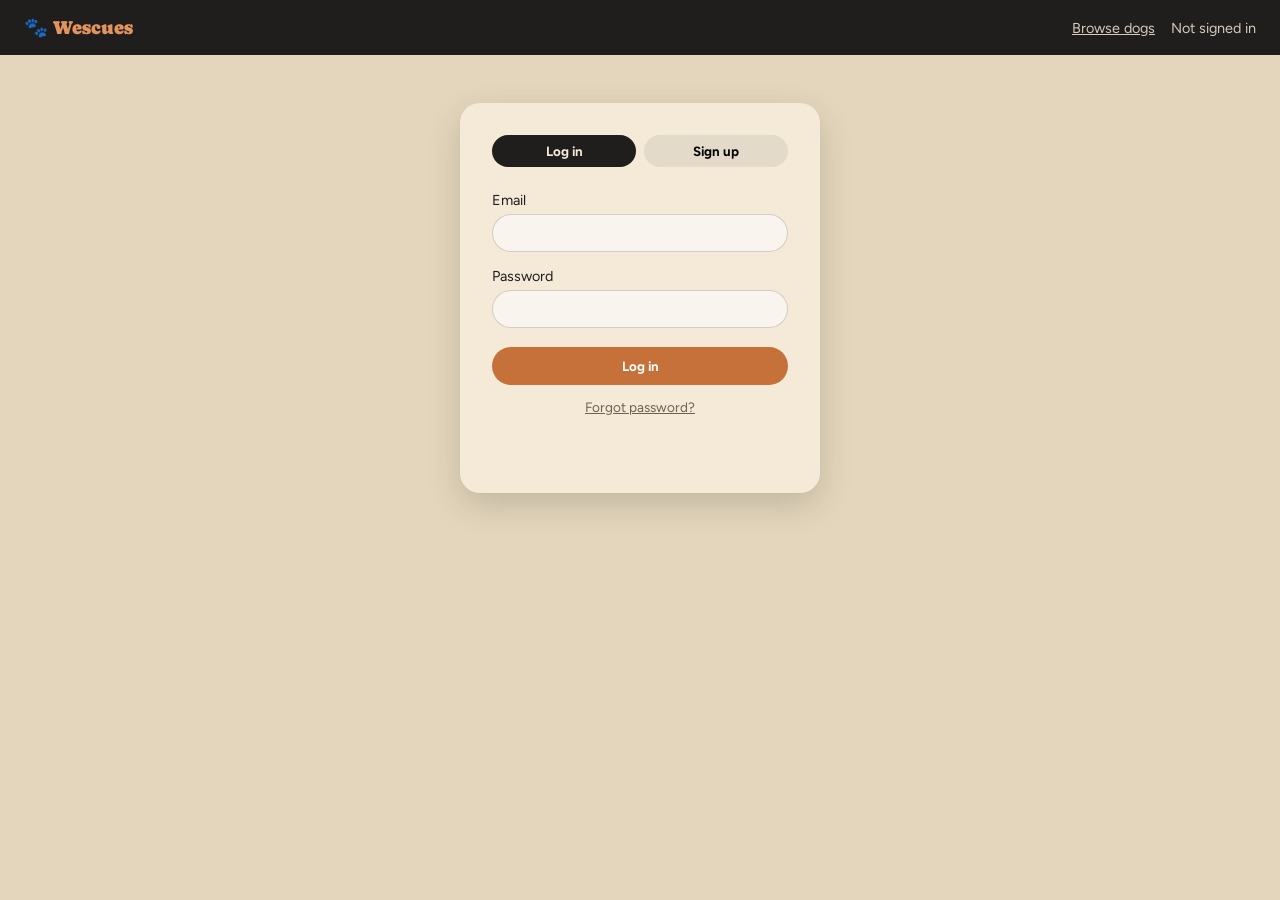
<file: index.html>
<!DOCTYPE html>
<html lang="en">
<head>
<meta charset="UTF-8">
<meta name="viewport" content="width=device-width, initial-scale=1.0">
<title>Wescues</title>
<link rel="stylesheet" href="style.css">
<script type="importmap">
{
  "imports": {
    "@supabase/supabase-js": "https://esm.sh/@supabase/supabase-js@2"
  }
}
</script>
</head>
<body>

  <header class="topbar">
    <div class="brand">🐾 Wescues</div>
    <nav style="display: flex; align-items: center; gap: 1rem;">
      <a href="browse.html" class="session-status" style="color: inherit; text-decoration: underline;">Browse dogs</a>
      <a href="shelter-dashboard.html" id="shelterLink" class="session-status hidden" style="color: inherit; text-decoration: underline;">My dogs</a>
      <a href="account.html" id="accountLink" class="session-status hidden" style="color: inherit; text-decoration: underline;">Account</a>
      <a href="admin.html" id="adminLink" class="session-status hidden" style="color: inherit; text-decoration: underline;">Moderation</a>
      <div id="sessionStatus" class="session-status">Not signed in</div>
    </nav>
  </header>

  <main class="auth-main">
    <section class="card" id="authCard">
      <div class="tabs">
        <button class="tab-btn active" data-tab="login">Log in</button>
        <button class="tab-btn" data-tab="signup">Sign up</button>
      </div>

      <form id="loginForm" class="auth-form">
        <label>Email <input type="email" name="email" required></label>
        <label>Password <input type="password" name="password" required></label>
        <button type="submit" class="primary-btn">Log in</button>
        <button type="button" id="forgotPasswordBtn" class="link-btn">Forgot password?</button>
      </form>

      <form id="signupForm" class="auth-form hidden">
        <label>Full name <input type="text" name="full_name"></label>
        <label>Email <input type="email" name="email" required></label>
        <label>Password <input type="password" name="password" required minlength="6"></label>
        <button type="submit" class="primary-btn">Sign up</button>
      </form>

      <p id="authMessage" class="auth-message"></p>
    </section>

    <section class="card hidden" id="profileCard">
      <h2>Signed in</h2>
      <dl id="profileDetails" class="profile-details"></dl>
      <button id="logoutBtn" class="secondary-btn">Log out</button>
    </section>
  </main>

  <script type="module" src="app.js"></script>
</body>
</html>
</file>
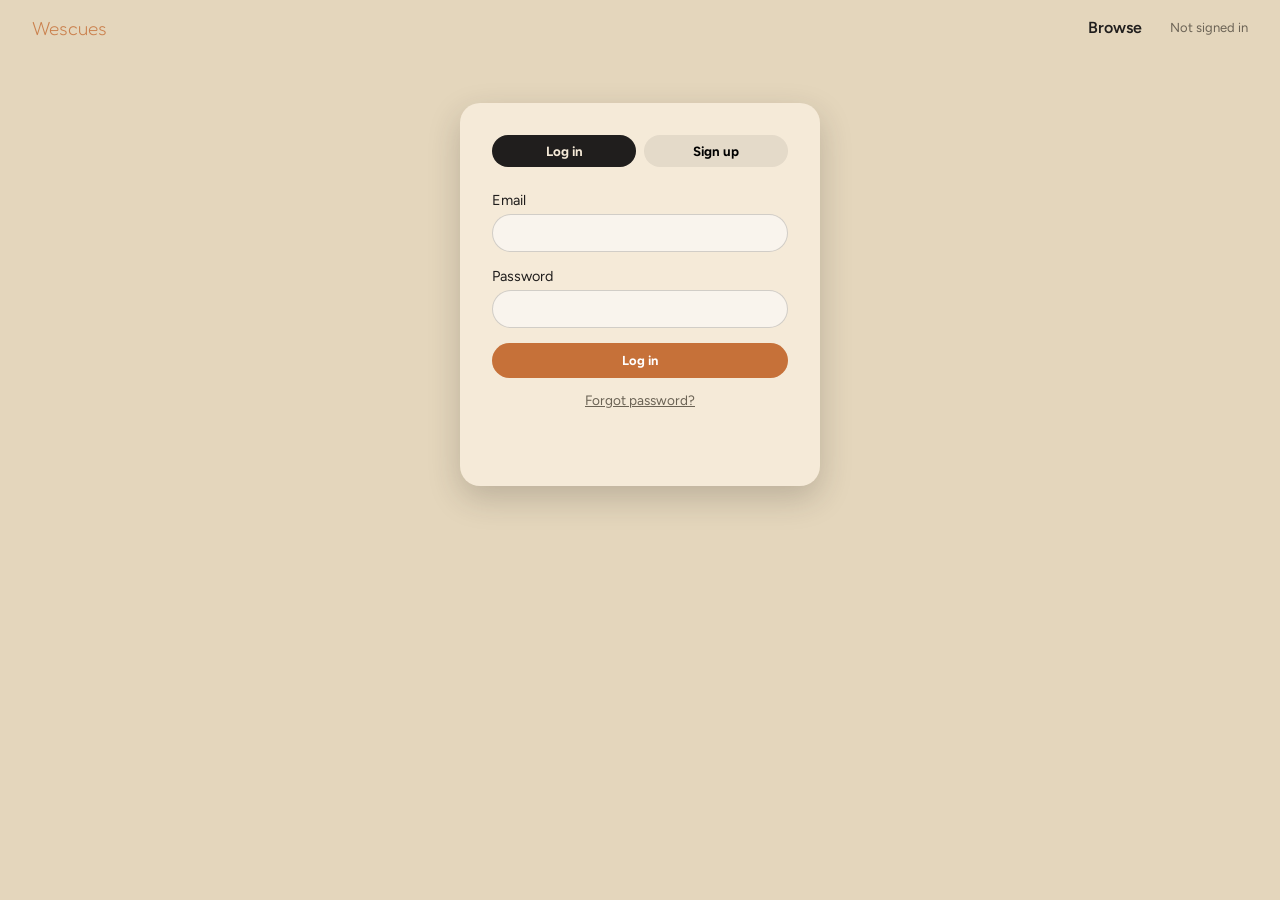
<file: frontend/index.html>
<!DOCTYPE html>
<html lang="en">
<head>
<meta charset="UTF-8">
<meta name="viewport" content="width=device-width, initial-scale=1.0">
<title>Wescues</title>
<link rel="stylesheet" href="style.css">
<script type="importmap">
{
  "imports": {
    "@supabase/supabase-js": "https://esm.sh/@supabase/supabase-js@2"
  }
}
</script>
</head>
<body>

  <header class="topbar">
    <div class="brand">Wescues</div>
    <nav class="navbar-links">
      <a href="browse.html">Browse</a>
      <a href="shelter-dashboard.html" id="shelterLink" class="hidden">My dogs</a>
      <a href="account.html" id="accountLink" class="hidden">Account</a>
      <a href="admin.html" id="adminLink" class="hidden">Moderation</a>
      <span id="sessionStatus" class="session-status" style="font-weight: 400; color: #6b6355;">Not signed in</span>
    </nav>
  </header>

  <main class="auth-main">
    <section class="card" id="authCard">
      <div class="tabs">
        <button class="tab-btn active" data-tab="login">Log in</button>
        <button class="tab-btn" data-tab="signup">Sign up</button>
      </div>

      <form id="loginForm" class="auth-form">
        <label>Email <input type="email" name="email" required></label>
        <label>Password <input type="password" name="password" required></label>
        <button type="submit" class="primary-btn">Log in</button>
        <button type="button" id="forgotPasswordBtn" class="link-btn">Forgot password?</button>
      </form>

      <form id="signupForm" class="auth-form hidden">
        <label>Full name <input type="text" name="full_name" required></label>
        <label>Email <input type="email" name="email" required></label>
        <label>Password <input type="password" name="password" required minlength="6"></label>
        <button type="submit" class="primary-btn">Sign up</button>
      </form>

      <p id="authMessage" class="auth-message"></p>
    </section>

    <section class="card hidden" id="profileCard">
      <h2>Signed in</h2>
      <dl id="profileDetails" class="profile-details"></dl>
      <button id="logoutBtn" class="secondary-btn">Log out</button>
    </section>
  </main>

  <script type="module" src="app.js"></script>
</body>
</html>
</file>
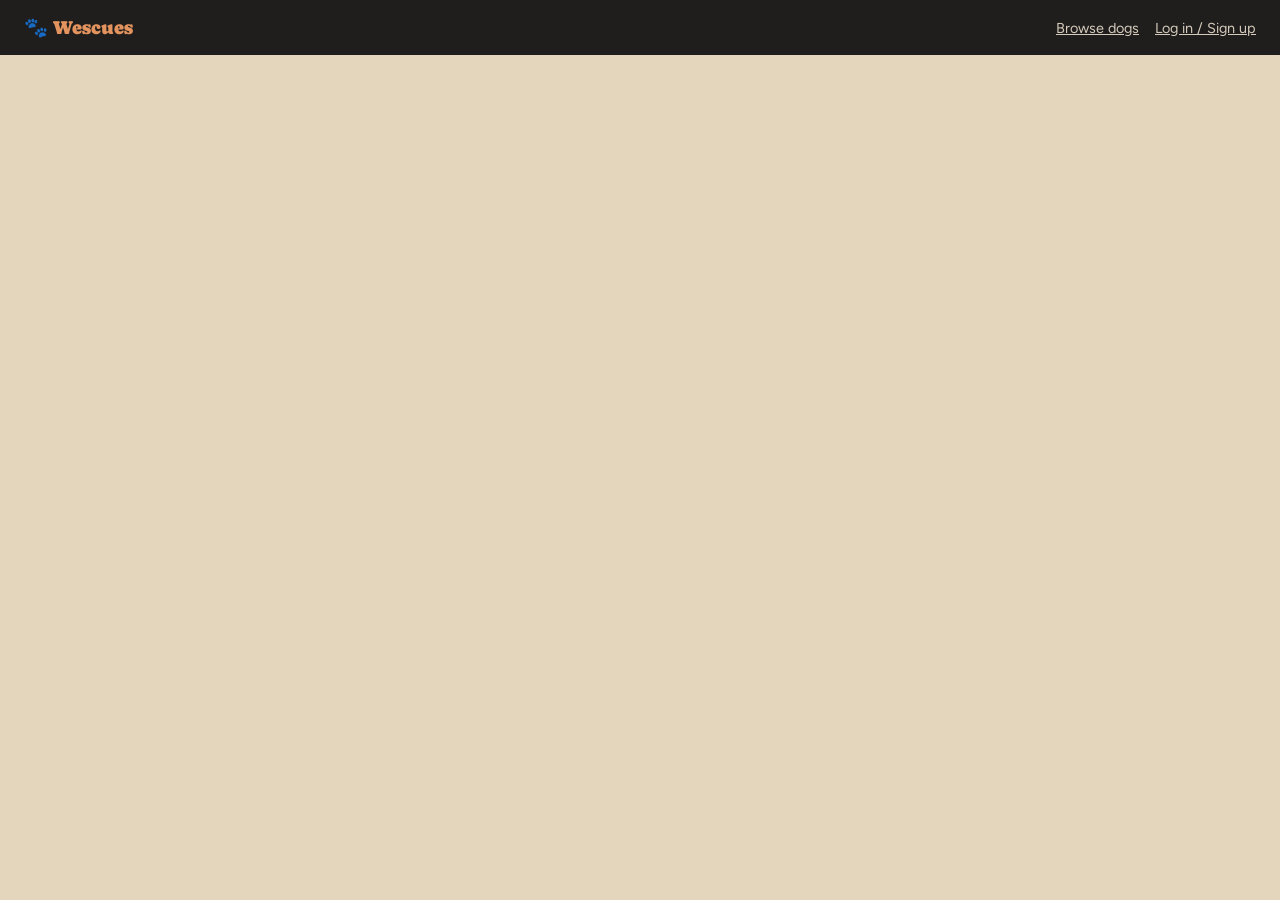
<file: account.html>
<!DOCTYPE html>
<html lang="en">
<head>
<meta charset="UTF-8">
<meta name="viewport" content="width=device-width, initial-scale=1.0">
<title>Wescues — Account</title>
<link rel="stylesheet" href="style.css">
<script type="importmap">
{
  "imports": {
    "@supabase/supabase-js": "https://esm.sh/@supabase/supabase-js@2"
  }
}
</script>
</head>
<body>

  <header class="topbar">
    <div class="brand">🐾 Wescues</div>
    <nav style="display: flex; align-items: center; gap: 1rem;">
      <a href="browse.html" class="session-status" style="color: inherit; text-decoration: underline;">Browse dogs</a>
      <a href="shelter-dashboard.html" id="navShelterLink" class="session-status hidden" style="color: inherit; text-decoration: underline;">My dogs</a>
      <a href="admin.html" id="navAdminLink" class="session-status hidden" style="color: inherit; text-decoration: underline;">Moderation</a>
      <a href="index.html" id="navLoginLink" class="session-status" style="color: inherit; text-decoration: underline;">Log in / Sign up</a>
      <span id="navEmail" class="session-status hidden"></span>
      <button id="navLogoutBtn" class="link-btn hidden" type="button" style="color: inherit;">Log out</button>
    </nav>
  </header>

  <main class="page-main">
    <p id="statusMessage"></p>

    <div id="accountContent" class="hidden">
      <h3 id="greeting" style="font-size: 1.5rem; margin-bottom: 0.2rem;"></h3>
      <div id="summaryLine" style="font-size: 0.85rem; color: rgba(32,30,29,.6); margin-bottom: 1.5rem;"></div>

      <div class="section-title">Your applications</div>
      <div id="applicationsList" style="display: flex; flex-direction: column; gap: 0.6rem; margin-bottom: 2rem;"></div>

      <div class="section-title">Saved dogs</div>
      <div id="savedGrid" class="dog-grid"></div>
    </div>
  </main>

  <script type="module" src="account.js"></script>
</body>
</html>
</file>
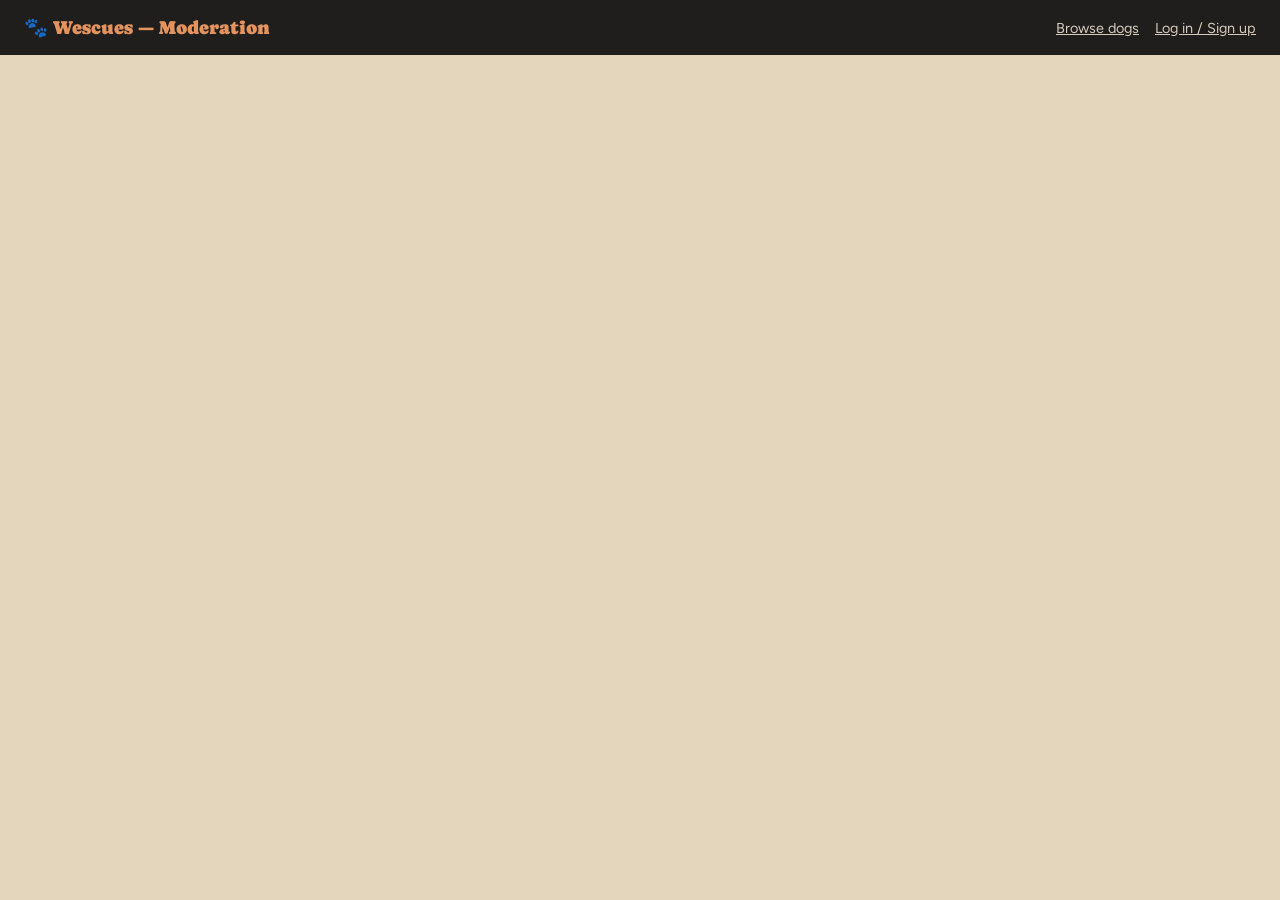
<file: admin.html>
<!DOCTYPE html>
<html lang="en">
<head>
<meta charset="UTF-8">
<meta name="viewport" content="width=device-width, initial-scale=1.0">
<title>Wescues — Moderation</title>
<link rel="stylesheet" href="style.css">
<script type="importmap">
{
  "imports": {
    "@supabase/supabase-js": "https://esm.sh/@supabase/supabase-js@2"
  }
}
</script>
</head>
<body>

  <header class="topbar">
    <div class="brand">🐾 Wescues — Moderation</div>
    <nav style="display: flex; align-items: center; gap: 1rem;">
      <a href="browse.html" class="session-status" style="color: inherit; text-decoration: underline;">Browse dogs</a>
      <a href="index.html" id="navLoginLink" class="session-status" style="color: inherit; text-decoration: underline;">Log in / Sign up</a>
      <span id="navEmail" class="session-status hidden"></span>
      <button id="navLogoutBtn" class="link-btn hidden" type="button" style="color: inherit;">Log out</button>
    </nav>
  </header>

  <main class="browse-main">
    <p id="statusMessage"></p>

    <div id="flagsSection" class="hidden">
      <div class="filters">
        <select id="statusFilter">
          <option value="pending" selected>Pending</option>
          <option value="confirmed_duplicate">Confirmed duplicates</option>
          <option value="dismissed">Dismissed</option>
          <option value="">All</option>
        </select>
      </div>

      <div class="queue-header">
        <span>Queue: <strong id="queueCount">0 pending</strong></span>
        <div class="queue-nav">
          <button id="prevFlagBtn" class="secondary-btn" style="padding: 0.4rem 0.9rem;">← Prev</button>
          <button id="nextFlagBtn" class="secondary-btn" style="padding: 0.4rem 0.9rem;">Next →</button>
        </div>
      </div>

      <div id="flagList" class="flag-list"></div>
    </div>
  </main>

  <script type="module" src="admin.js"></script>
</body>
</html>
</file>
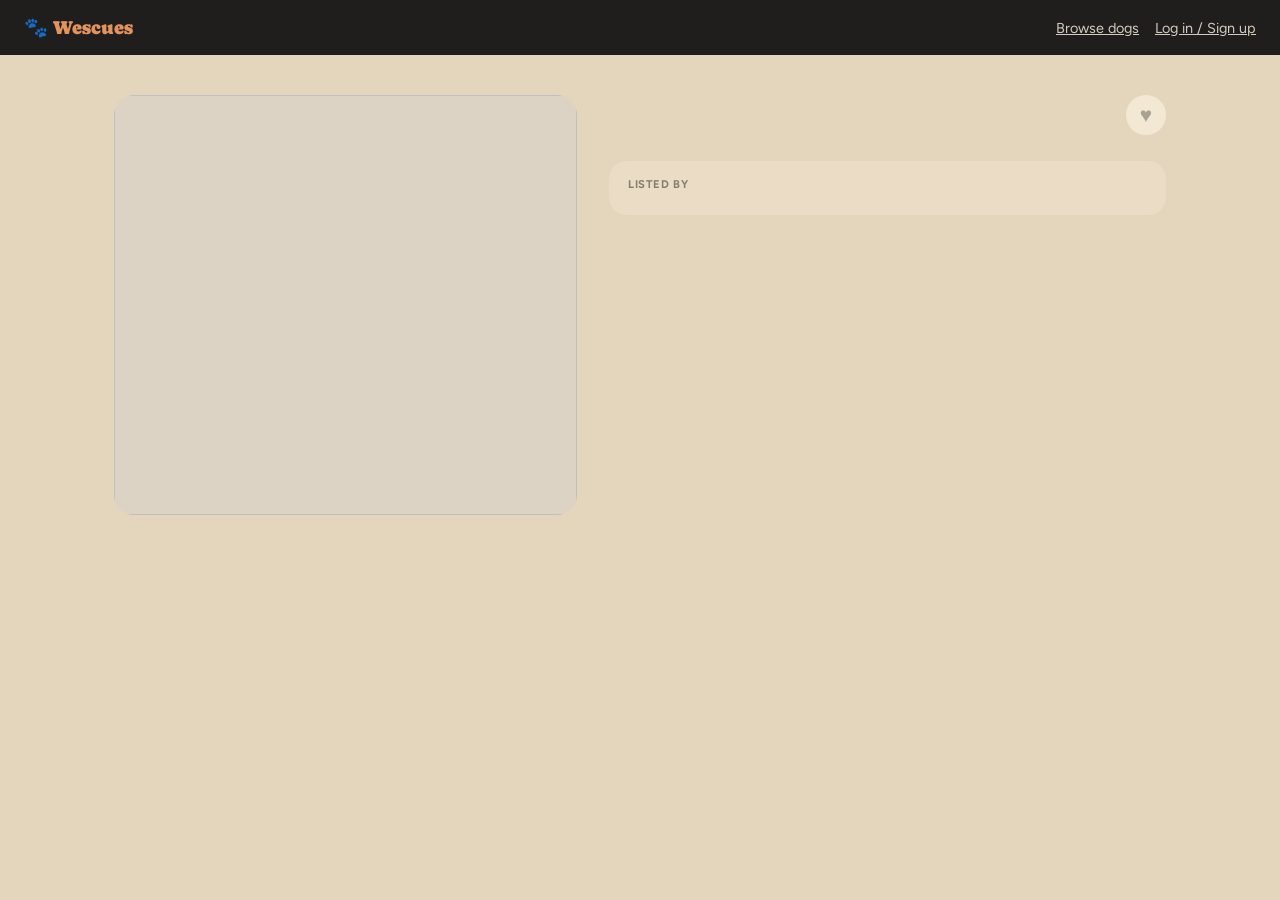
<file: dog-detail.html>
<!DOCTYPE html>
<html lang="en">
<head>
<meta charset="UTF-8">
<meta name="viewport" content="width=device-width, initial-scale=1.0">
<title>Wescues — Dog</title>
<link rel="stylesheet" href="style.css">
<script type="importmap">
{
  "imports": {
    "@supabase/supabase-js": "https://esm.sh/@supabase/supabase-js@2"
  }
}
</script>
</head>
<body>

  <header class="topbar">
    <div class="brand">🐾 Wescues</div>
    <nav style="display: flex; align-items: center; gap: 1rem;">
      <a href="browse.html" class="session-status" style="color: inherit; text-decoration: underline;">Browse dogs</a>
      <a href="shelter-dashboard.html" id="navShelterLink" class="session-status hidden" style="color: inherit; text-decoration: underline;">My dogs</a>
      <a href="account.html" id="navAccountLink" class="session-status hidden" style="color: inherit; text-decoration: underline;">Account</a>
      <a href="admin.html" id="navAdminLink" class="session-status hidden" style="color: inherit; text-decoration: underline;">Moderation</a>
      <a href="index.html" id="navLoginLink" class="session-status" style="color: inherit; text-decoration: underline;">Log in / Sign up</a>
      <span id="navEmail" class="session-status hidden"></span>
      <button id="navLogoutBtn" class="link-btn hidden" type="button" style="color: inherit;">Log out</button>
    </nav>
  </header>

  <main class="page-main" id="detailMain">
    <p id="statusMessage"></p>

    <div id="detailContent" class="hidden" style="display: flex; gap: 2rem;">
      <div style="width: 44%; flex: none; display: flex; flex-direction: column; gap: 0.6rem;">
        <img id="mainPhoto" style="width: 100%; height: 420px; object-fit: cover; border-radius: 20px; background: #dcd3c4;" alt="">
        <div id="thumbRow" style="display: flex; gap: 0.5rem;"></div>
      </div>

      <div style="flex: 1;">
        <div style="display: flex; justify-content: space-between; align-items: flex-start; margin-bottom: 0.4rem;">
          <div>
            <h2 id="dogName" style="font-size: 1.8rem;"></h2>
            <div id="dogMeta" style="font-size: 0.85rem; color: rgba(32,30,29,.6); margin-top: 0.2rem;"></div>
          </div>
          <button id="saveBtn" class="save-btn hidden" style="position: static; width: 40px; height: 40px; font-size: 1.3rem;" title="Save">♥</button>
        </div>

        <div id="dogTags" style="display: flex; gap: 0.4rem; margin-bottom: 1.1rem; flex-wrap: wrap;"></div>

        <p id="dogDescription" style="font-size: 0.9rem; line-height: 1.6; color: rgba(32,30,29,.8); margin-bottom: 1.2rem;"></p>

        <div class="panel" style="margin-bottom: 1.2rem;">
          <div style="font-size: 0.7rem; font-weight: 700; text-transform: uppercase; letter-spacing: 0.05em; color: rgba(32,30,29,.5); margin-bottom: 0.5rem;">Listed by</div>
          <div id="shelterInfo" style="font-size: 0.9rem; font-weight: 600;"></div>
        </div>

        <div id="applySection"></div>
      </div>
    </div>
  </main>

  <script type="module" src="dog-detail.js"></script>
</body>
</html>
</file>
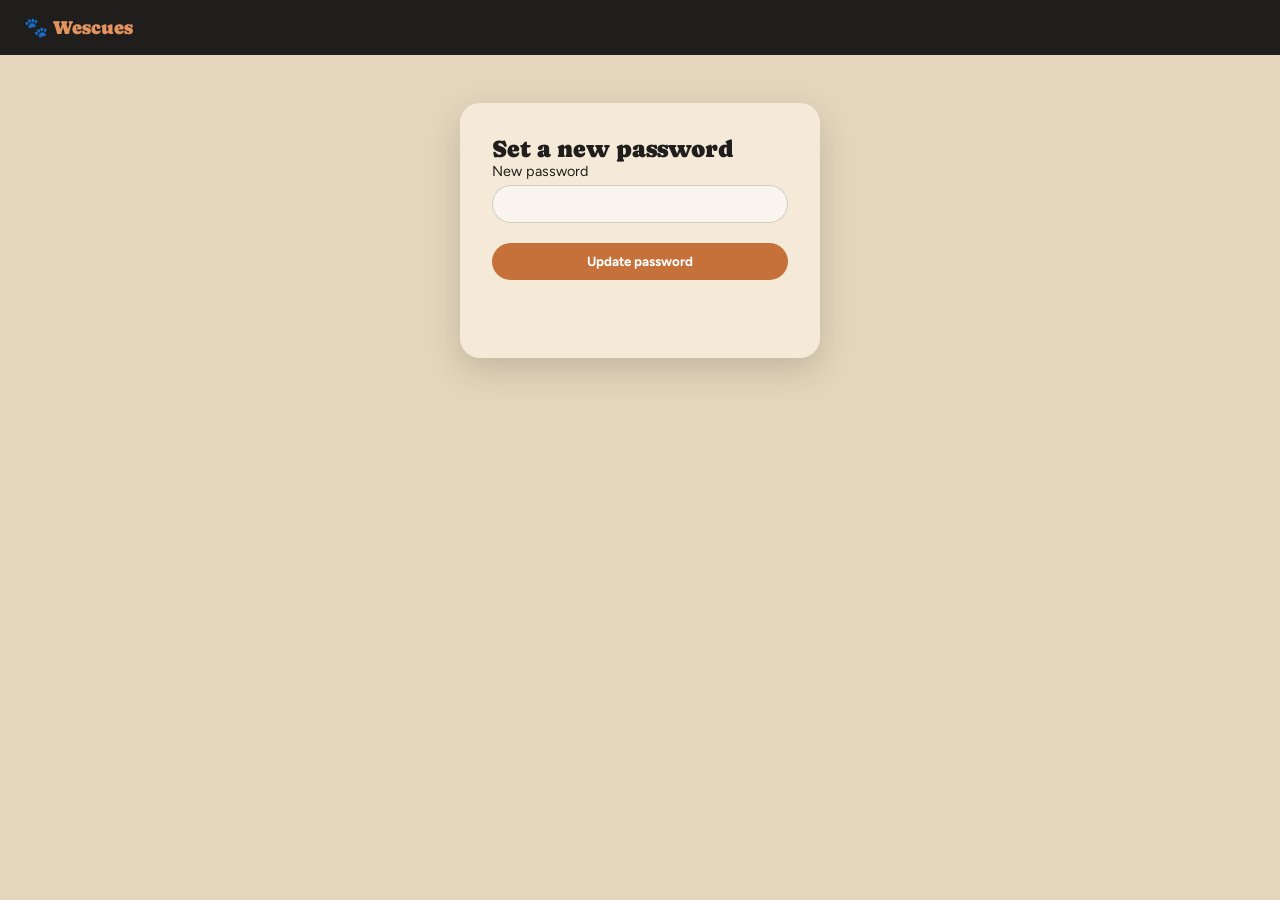
<file: reset-password.html>
<!DOCTYPE html>
<html lang="en">
<head>
<meta charset="UTF-8">
<meta name="viewport" content="width=device-width, initial-scale=1.0">
<title>Wescues — Reset password</title>
<link rel="stylesheet" href="style.css">
<script type="importmap">
{
  "imports": {
    "@supabase/supabase-js": "https://esm.sh/@supabase/supabase-js@2"
  }
}
</script>
</head>
<body>

  <header class="topbar">
    <div class="brand">🐾 Wescues</div>
  </header>

  <main class="auth-main">
    <section class="card" id="resetCard">
      <h2>Set a new password</h2>
      <form id="resetForm" class="auth-form">
        <label>New password <input type="password" name="password" required minlength="6"></label>
        <button type="submit" class="primary-btn">Update password</button>
      </form>
      <p id="resetMessage" class="auth-message"></p>
    </section>
  </main>

  <script type="module" src="reset-password.js"></script>
</body>
</html>
</file>
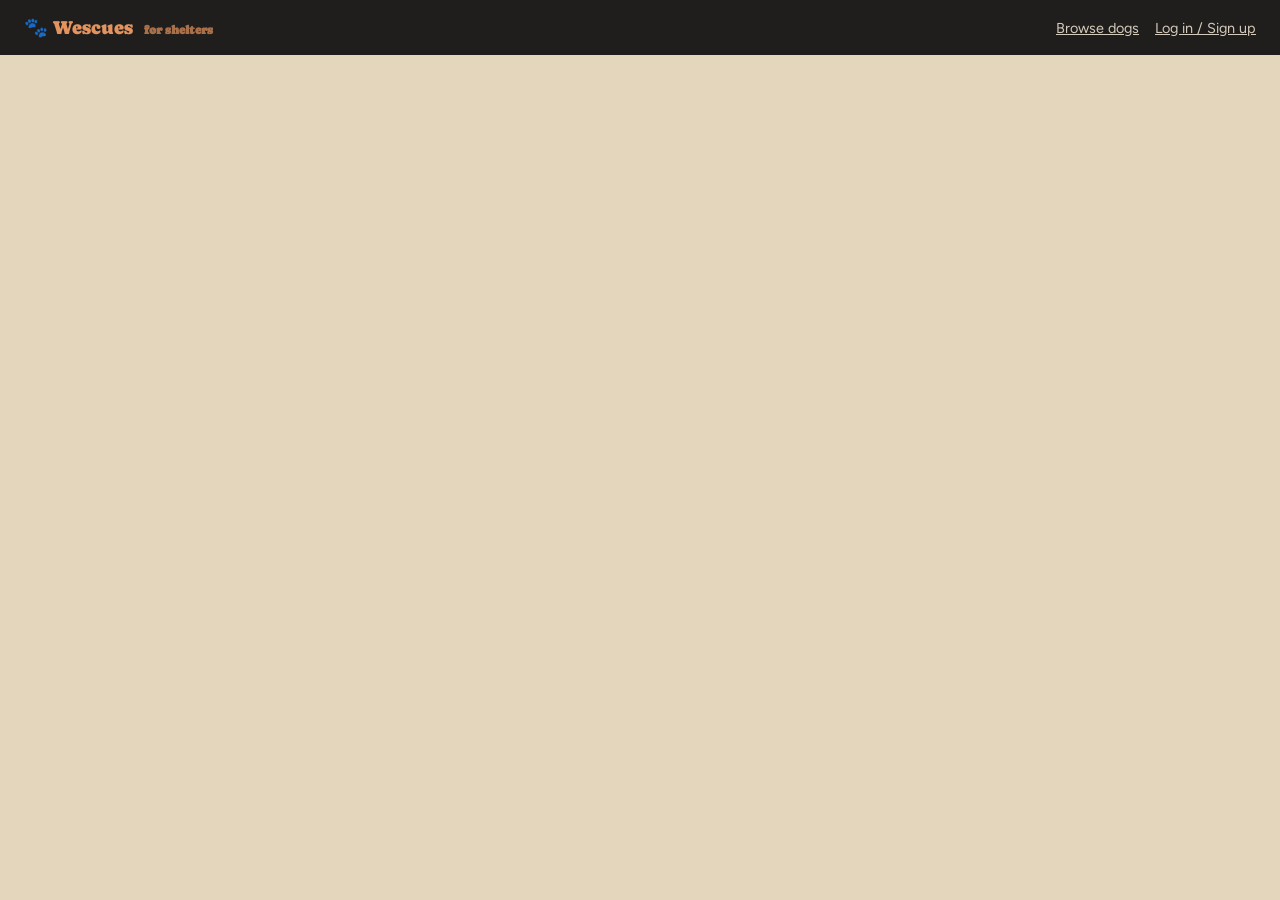
<file: shelter-dashboard.html>
<!DOCTYPE html>
<html lang="en">
<head>
<meta charset="UTF-8">
<meta name="viewport" content="width=device-width, initial-scale=1.0">
<title>Wescues — My dogs</title>
<link rel="stylesheet" href="style.css">
<script type="importmap">
{
  "imports": {
    "@supabase/supabase-js": "https://esm.sh/@supabase/supabase-js@2"
  }
}
</script>
</head>
<body>

  <header class="topbar">
    <div class="brand">🐾 Wescues <span style="font-size: 0.75rem; font-weight: 600; opacity: 0.7; margin-left: 0.4rem;">for shelters</span></div>
    <nav style="display: flex; align-items: center; gap: 1rem;">
      <a href="browse.html" class="session-status" style="color: inherit; text-decoration: underline;">Browse dogs</a>
      <a href="account.html" id="navAccountLink" class="session-status hidden" style="color: inherit; text-decoration: underline;">Account</a>
      <a href="index.html" id="navLoginLink" class="session-status" style="color: inherit; text-decoration: underline;">Log in / Sign up</a>
      <span id="navEmail" class="session-status hidden"></span>
      <button id="navLogoutBtn" class="link-btn hidden" type="button" style="color: inherit;">Log out</button>
    </nav>
  </header>

  <main class="page-main">
    <p id="statusMessage"></p>

    <div id="dashboardContent" class="hidden">
      <div style="display: flex; align-items: center; gap: 1rem; margin-bottom: 0;">
        <div class="stat-row" style="flex: 1; margin-bottom: 0;">
          <div class="panel stat-tile"><div class="stat-num" id="statActive">–</div><div class="stat-label">active listings</div></div>
          <div class="panel stat-tile"><div class="stat-num" id="statApplications">–</div><div class="stat-label">applications this week</div></div>
          <div class="panel stat-tile alert"><div class="stat-num" id="statCheckins">–</div><div class="stat-label">check-ins awaiting reply</div></div>
        </div>
        <button id="addDogBtn" class="primary-btn" style="margin-top: 0;">+ Add a dog</button>
      </div>

      <table class="data-table" style="margin-top: 1.5rem;">
        <thead>
          <tr>
            <th>Dog</th><th>Breed</th><th>Age</th><th>Status</th><th>Last confirmed</th><th></th>
          </tr>
        </thead>
        <tbody id="dogsTableBody"></tbody>
      </table>
    </div>
  </main>

  <!-- Add/edit dog modal -->
  <div class="modal-overlay" id="dogFormOverlay">
    <div class="modal">
      <button class="close-btn" id="closeDogFormBtn">&times;</button>
      <h3 id="dogFormTitle" style="margin-bottom: 1rem;">Add a dog</h3>
      <form id="dogForm" style="display: flex; flex-direction: column; gap: 0.6rem;">
        <input type="hidden" id="dogFormId">
        <label style="font-size: 0.85rem;">Name<br>
          <input type="text" id="dogFormName" required style="width: 100%; padding: 0.5rem 0.9rem; border-radius: 999px; border: 1px solid rgba(32,30,29,.18); background: #f9f4ed; font-family: inherit;">
        </label>
        <label style="font-size: 0.85rem;">Breed<br>
          <input type="text" id="dogFormBreed" style="width: 100%; padding: 0.5rem 0.9rem; border-radius: 999px; border: 1px solid rgba(32,30,29,.18); background: #f9f4ed; font-family: inherit;">
        </label>
        <div style="display: flex; gap: 0.6rem;">
          <label style="font-size: 0.85rem; flex: 1;">Age (months)<br>
            <input type="number" id="dogFormAge" min="0" style="width: 100%; padding: 0.5rem 0.9rem; border-radius: 999px; border: 1px solid rgba(32,30,29,.18); background: #f9f4ed; font-family: inherit;">
          </label>
          <label style="font-size: 0.85rem; flex: 1;">Sex<br>
            <select id="dogFormSex" style="width: 100%; padding: 0.5rem 0.9rem; border-radius: 999px; border: 1px solid rgba(32,30,29,.18); background: #f9f4ed; font-family: inherit;">
              <option value="unknown">Unknown</option>
              <option value="male">Male</option>
              <option value="female">Female</option>
            </select>
          </label>
        </div>
        <div style="display: flex; gap: 0.6rem;">
          <label style="font-size: 0.85rem; flex: 1;">Size<br>
            <select id="dogFormSize" style="width: 100%; padding: 0.5rem 0.9rem; border-radius: 999px; border: 1px solid rgba(32,30,29,.18); background: #f9f4ed; font-family: inherit;">
              <option value="">—</option>
              <option value="small">Small</option>
              <option value="medium">Medium</option>
              <option value="large">Large</option>
            </select>
          </label>
          <label style="font-size: 0.85rem; flex: 1;">Status<br>
            <select id="dogFormStatus" style="width: 100%; padding: 0.5rem 0.9rem; border-radius: 999px; border: 1px solid rgba(32,30,29,.18); background: #f9f4ed; font-family: inherit;">
              <option value="available">Available</option>
              <option value="pending">Pending adoption</option>
              <option value="adopted">Adopted</option>
              <option value="hold">Hold</option>
            </select>
          </label>
        </div>
        <label style="font-size: 0.85rem;">Description<br>
          <textarea id="dogFormDescription" style="width: 100%; padding: 0.5rem 0.9rem; border-radius: 18px; border: 1px solid rgba(32,30,29,.18); background: #f9f4ed; font-family: inherit; resize: none; min-height: 70px;"></textarea>
        </label>
        <button type="submit" class="primary-btn" style="width: 100%;">Save</button>
        <p id="dogFormMessage" style="font-size: 0.8rem; color: #b5432c; min-height: 1.2em; margin: 0;"></p>
      </form>
    </div>
  </div>

  <!-- Check-in confirm modal -->
  <div class="modal-overlay" id="checkinOverlay">
    <div class="modal" style="max-width: 380px;">
      <button class="close-btn" id="closeCheckinBtn">&times;</button>
      <h3 id="checkinTitle" style="margin-bottom: 0.6rem;"></h3>
      <p style="font-size: 0.85rem; color: rgba(32,30,29,.75); margin-bottom: 1rem;">Quick check so adopters see accurate info. If you don't confirm, this listing will eventually be hidden — not deleted, you can bring it back anytime.</p>
      <div style="display: flex; flex-direction: column; gap: 0.5rem;">
        <button id="checkinStillHere" class="primary-btn">Still here</button>
        <button id="checkinAdopted" class="secondary-btn" style="margin-top: 0;">Adopted!</button>
        <button id="checkinLater" class="link-btn" style="align-self: center; margin-top: 0.3rem;">Remind me later</button>
      </div>
    </div>
  </div>

  <script type="module" src="shelter-dashboard.js"></script>
</body>
</html>
</file>
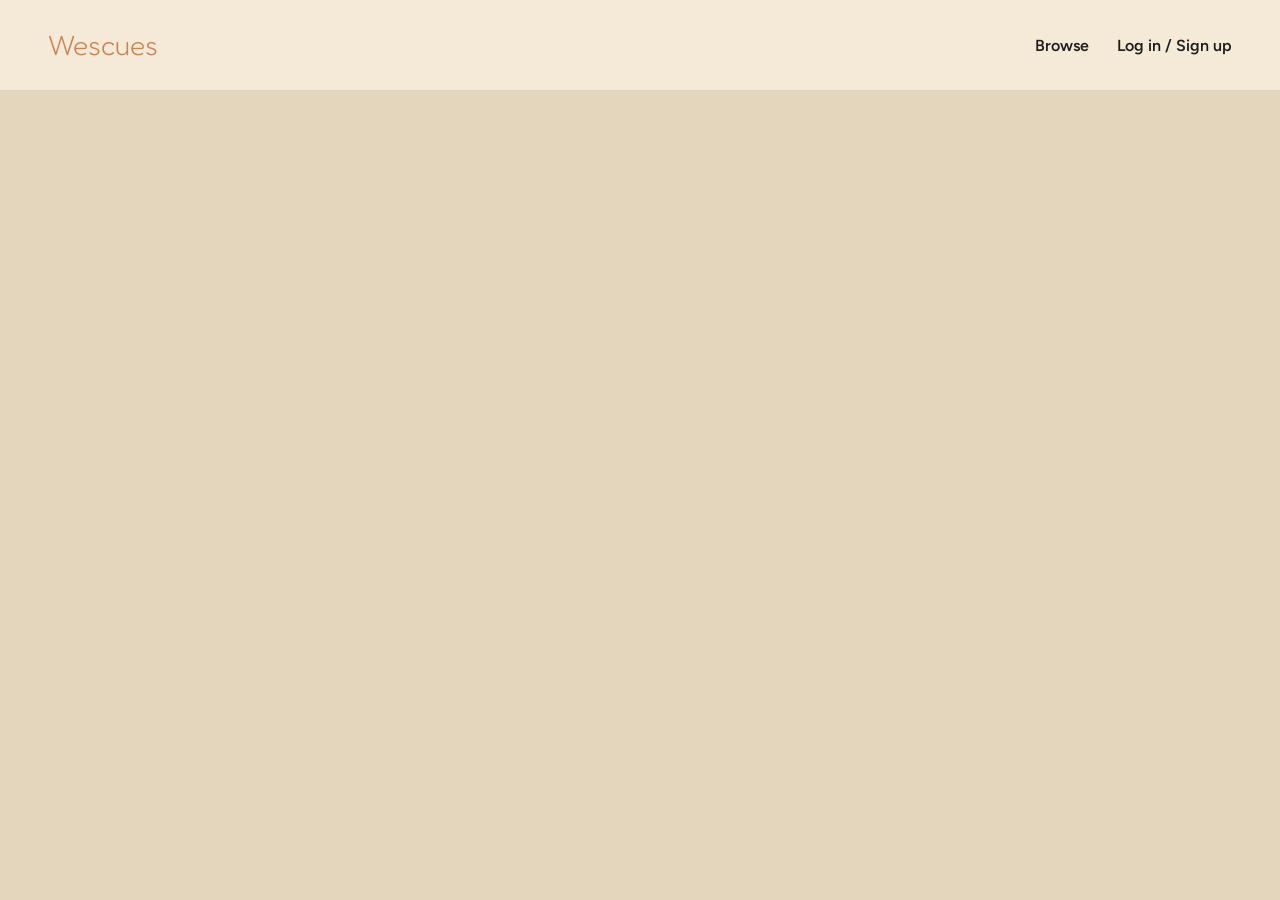
<file: frontend/account.html>
<!DOCTYPE html>
<html lang="en">
<head>
<meta charset="UTF-8">
<meta name="viewport" content="width=device-width, initial-scale=1.0">
<title>Wescues — Account</title>
<link rel="stylesheet" href="style.css">
<script type="importmap">
{
  "imports": {
    "@supabase/supabase-js": "https://esm.sh/@supabase/supabase-js@2"
  }
}
</script>
</head>
<body>

  <div class="app-shell">
    <header class="navbar">
      <div class="brand">Wescues</div>
      <nav class="navbar-links">
        <a href="browse.html">Browse</a>
        <a href="shelter-dashboard.html" id="navShelterLink" class="hidden">My dogs</a>
        <a href="admin.html" id="navAdminLink" class="hidden">Moderation</a>
        <a href="index.html" id="navLoginLink">Log in / Sign up</a>
        <a href="account.html" id="navEmail" class="hidden active"></a>
      </nav>
    </header>

    <main class="page-main">
      <p id="statusMessage"></p>

      <div id="accountContent" class="hidden">
        <div style="display: flex; align-items: center; justify-content: space-between; margin-bottom: 0.2rem;">
          <h3 id="greeting" style="font-size: 1.5rem;"></h3>
          <button id="logoutBtn" class="secondary-btn" type="button">Log out</button>
        </div>
        <div id="summaryLine" style="font-size: 0.85rem; color: rgba(32,30,29,.6); margin-bottom: 1.5rem;"></div>

        <div class="section-title">Profile</div>
        <form id="profileNameForm" class="panel" style="display: flex; align-items: center; gap: 0.75rem; margin-bottom: 0.5rem;">
          <label for="fullNameInput" style="font-size: 0.85rem; font-weight: 600; color: rgba(32,30,29,.6);">Display name</label>
          <input id="fullNameInput" name="full_name" type="text" required
            style="flex: 1; padding: 0.5rem 0.9rem; border: 1px solid rgba(32, 30, 29, 0.18); border-radius: 999px; font-size: 0.9rem; background: #f9f4ed; font-family: inherit;">
          <button type="submit" class="primary-btn">Save</button>
        </form>
        <p id="profileNameMessage" style="font-size: 0.8rem; color: #b5432c; min-height: 1.2em; margin: 0 0 1.5rem;"></p>

        <div class="section-title">Your applications</div>
        <div id="applicationsList" style="display: flex; flex-direction: column; gap: 0.6rem; margin-bottom: 2rem;"></div>

        <div class="section-title">Saved dogs</div>
        <div id="savedGrid" class="dog-grid"></div>
      </div>
    </main>
  </div>

  <script type="module" src="account.js"></script>
</body>
</html>
</file>
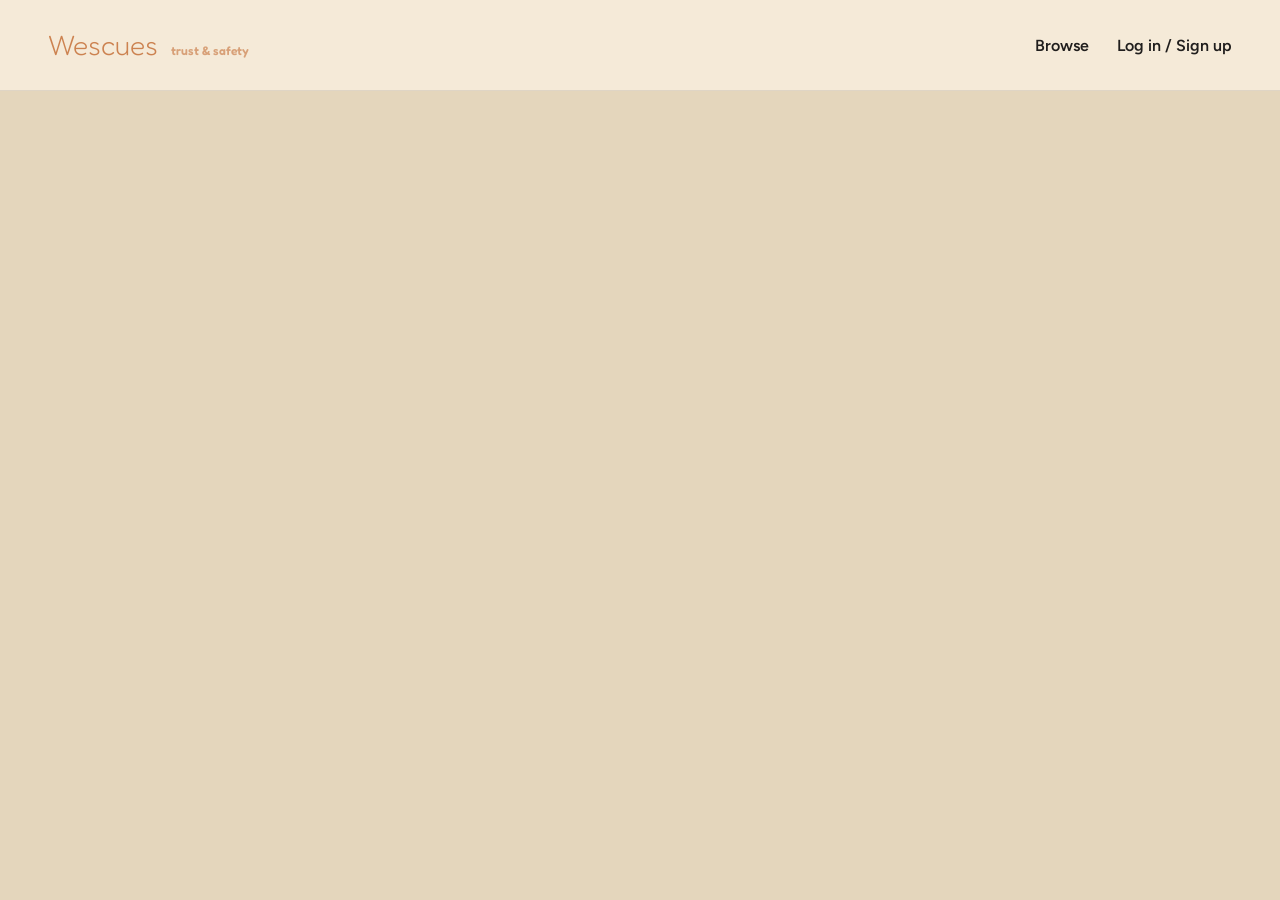
<file: frontend/admin.html>
<!DOCTYPE html>
<html lang="en">
<head>
<meta charset="UTF-8">
<meta name="viewport" content="width=device-width, initial-scale=1.0">
<title>Wescues — Moderation</title>
<link rel="stylesheet" href="style.css">
<script type="importmap">
{
  "imports": {
    "@supabase/supabase-js": "https://esm.sh/@supabase/supabase-js@2"
  }
}
</script>
</head>
<body>

  <div class="app-shell">
    <header class="navbar">
      <div class="brand">Wescues <span style="font-size: 0.75rem; font-weight: 600; opacity: 0.7; margin-left: 0.4rem;">trust &amp; safety</span></div>
      <nav class="navbar-links">
        <a href="browse.html">Browse</a>
        <a href="index.html" id="navLoginLink">Log in / Sign up</a>
        <a href="account.html" id="navEmail" class="hidden"></a>
      </nav>
    </header>

    <main class="page-main">
      <p id="statusMessage"></p>

      <div id="flagsSection" class="hidden">
        <div class="filters">
          <select id="statusFilter">
            <option value="pending" selected>Pending</option>
            <option value="confirmed_duplicate">Confirmed duplicates</option>
            <option value="dismissed">Dismissed</option>
            <option value="">All</option>
          </select>
        </div>

        <div class="queue-header">
          <span>Queue: <strong id="queueCount">0 pending</strong></span>
          <div class="queue-nav">
            <button id="prevFlagBtn" class="secondary-btn" style="padding: 0.4rem 0.9rem;">← Prev</button>
            <button id="nextFlagBtn" class="secondary-btn" style="padding: 0.4rem 0.9rem;">Next →</button>
          </div>
        </div>

        <div id="flagList" class="flag-list"></div>
      </div>
    </main>
  </div>

  <script type="module" src="admin.js"></script>
</body>
</html>
</file>
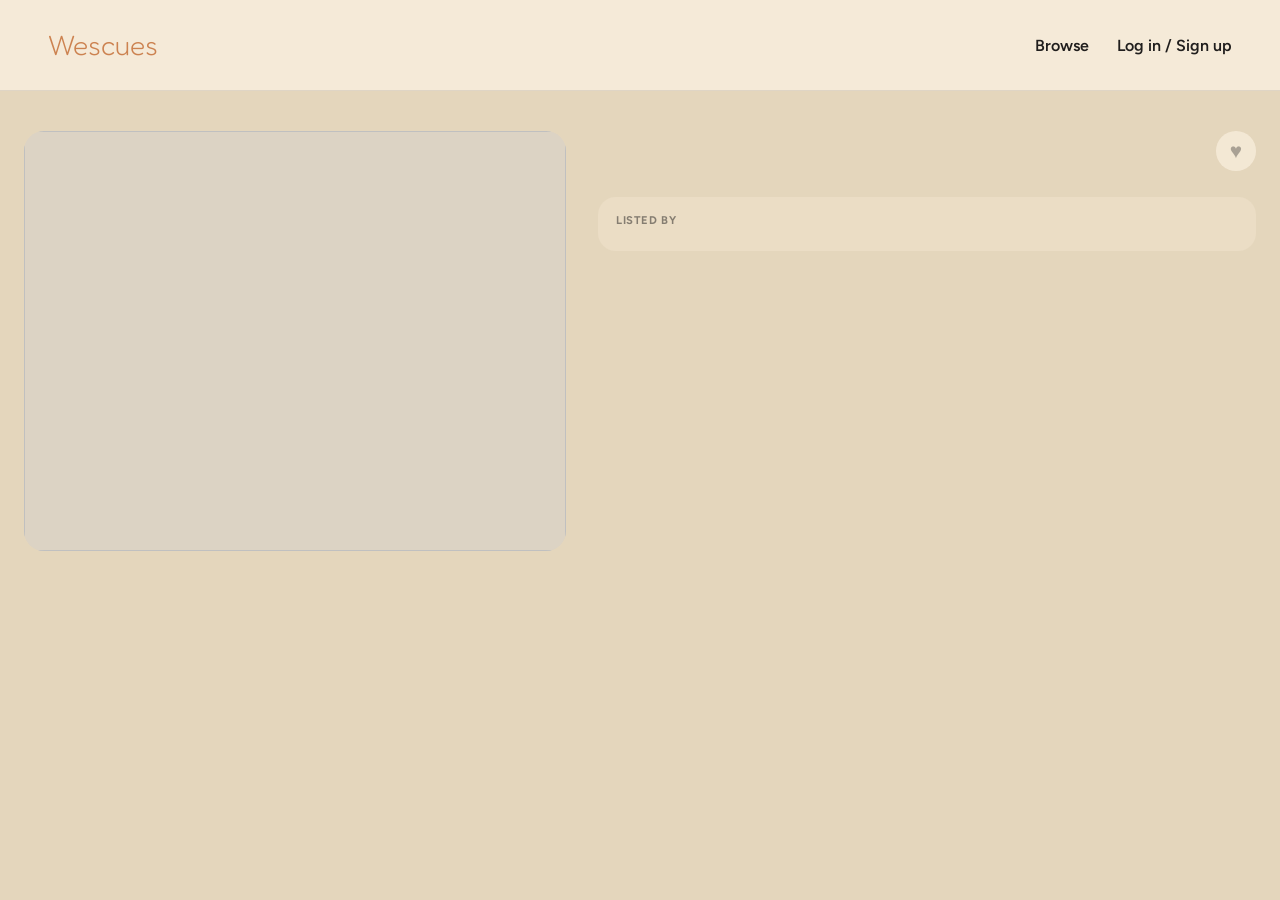
<file: frontend/dog-detail.html>
<!DOCTYPE html>
<html lang="en">
<head>
<meta charset="UTF-8">
<meta name="viewport" content="width=device-width, initial-scale=1.0">
<title>Wescues — Dog</title>
<link rel="stylesheet" href="style.css">
<script type="importmap">
{
  "imports": {
    "@supabase/supabase-js": "https://esm.sh/@supabase/supabase-js@2"
  }
}
</script>
</head>
<body>

  <div class="app-shell">
    <header class="navbar">
      <div class="brand">Wescues</div>
      <nav class="navbar-links">
        <a href="browse.html">Browse</a>
        <a href="shelter-dashboard.html" id="navShelterLink" class="hidden">My dogs</a>
        <a href="admin.html" id="navAdminLink" class="hidden">Moderation</a>
        <a href="index.html" id="navLoginLink">Log in / Sign up</a>
        <a href="account.html" id="navEmail" class="hidden"></a>
      </nav>
    </header>

    <main class="page-main" id="detailMain">
      <p id="statusMessage"></p>

      <div id="detailContent" class="hidden" style="display: flex; gap: 2rem;">
        <div style="width: 44%; flex: none; display: flex; flex-direction: column; gap: 0.6rem;">
          <img id="mainPhoto" style="width: 100%; height: 420px; object-fit: cover; border-radius: 20px; background: #dcd3c4;" alt="">
          <div id="thumbRow" style="display: flex; gap: 0.5rem;"></div>
        </div>

        <div style="flex: 1;">
          <div style="display: flex; justify-content: space-between; align-items: flex-start; margin-bottom: 0.4rem;">
            <div>
              <h2 id="dogName" style="font-size: 1.8rem;"></h2>
              <div id="dogMeta" style="font-size: 0.85rem; color: rgba(32,30,29,.6); margin-top: 0.2rem;"></div>
            </div>
            <button id="saveBtn" class="save-btn hidden" style="position: static; width: 40px; height: 40px; font-size: 1.3rem;" title="Save">♥</button>
          </div>

          <div id="dogTags" style="display: flex; gap: 0.4rem; margin-bottom: 1.1rem; flex-wrap: wrap;"></div>

          <p id="dogDescription" style="font-size: 0.9rem; line-height: 1.6; color: rgba(32,30,29,.8); margin-bottom: 1.2rem;"></p>

          <div class="panel" style="margin-bottom: 1.2rem;">
            <div style="font-size: 0.7rem; font-weight: 700; text-transform: uppercase; letter-spacing: 0.05em; color: rgba(32,30,29,.5); margin-bottom: 0.5rem;">Listed by</div>
            <div id="shelterInfo" style="font-size: 0.9rem; font-weight: 600;"></div>
          </div>

          <div id="applySection"></div>
        </div>
      </div>
    </main>
  </div>

  <script type="module" src="dog-detail.js"></script>
</body>
</html>
</file>
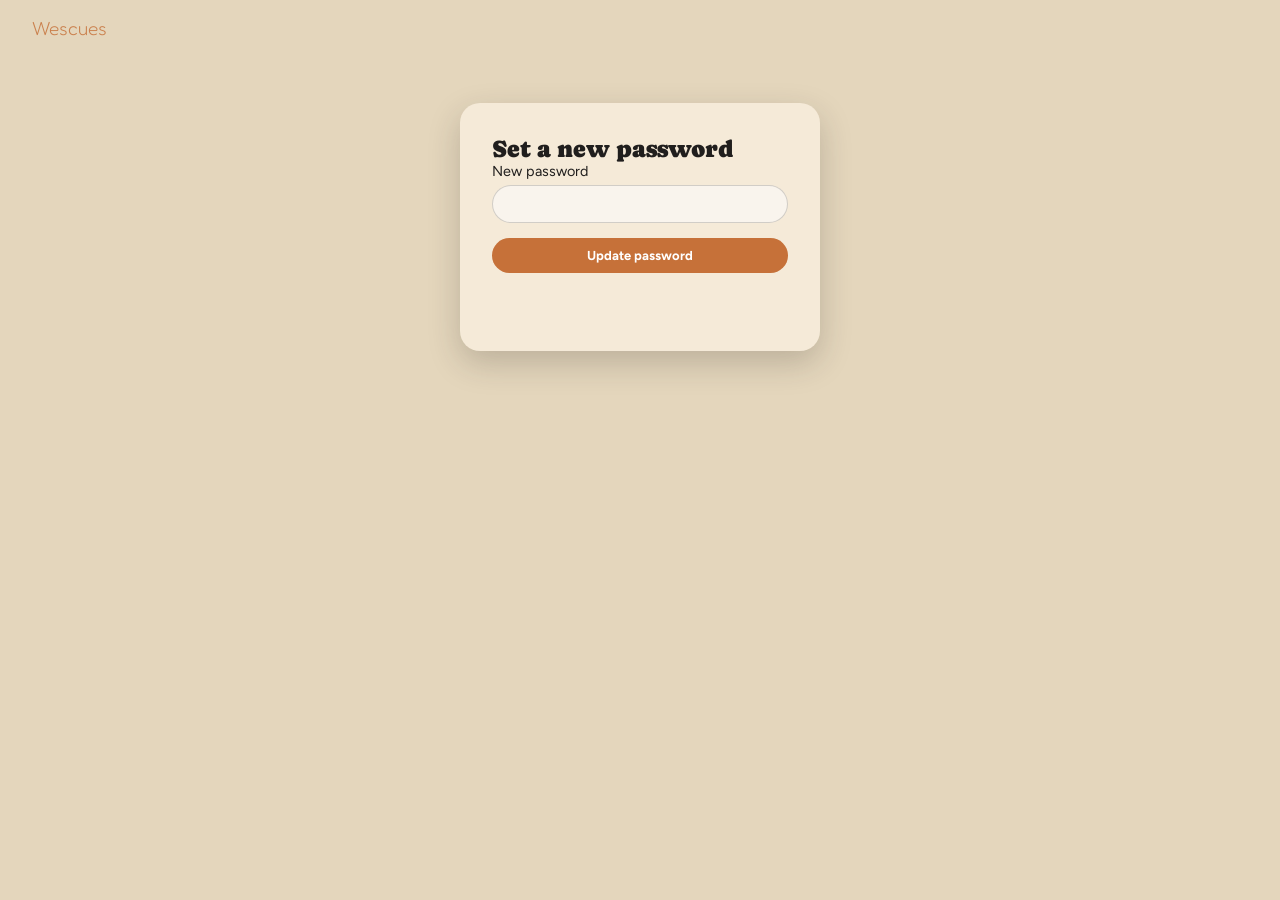
<file: frontend/reset-password.html>
<!DOCTYPE html>
<html lang="en">
<head>
<meta charset="UTF-8">
<meta name="viewport" content="width=device-width, initial-scale=1.0">
<title>Wescues — Reset password</title>
<link rel="stylesheet" href="style.css">
<script type="importmap">
{
  "imports": {
    "@supabase/supabase-js": "https://esm.sh/@supabase/supabase-js@2"
  }
}
</script>
</head>
<body>

  <header class="topbar">
    <div class="brand">Wescues</div>
  </header>

  <main class="auth-main">
    <section class="card" id="resetCard">
      <h2>Set a new password</h2>
      <form id="resetForm" class="auth-form">
        <label>New password <input type="password" name="password" required minlength="6"></label>
        <button type="submit" class="primary-btn">Update password</button>
      </form>
      <p id="resetMessage" class="auth-message"></p>
    </section>
  </main>

  <script type="module" src="reset-password.js"></script>
</body>
</html>
</file>
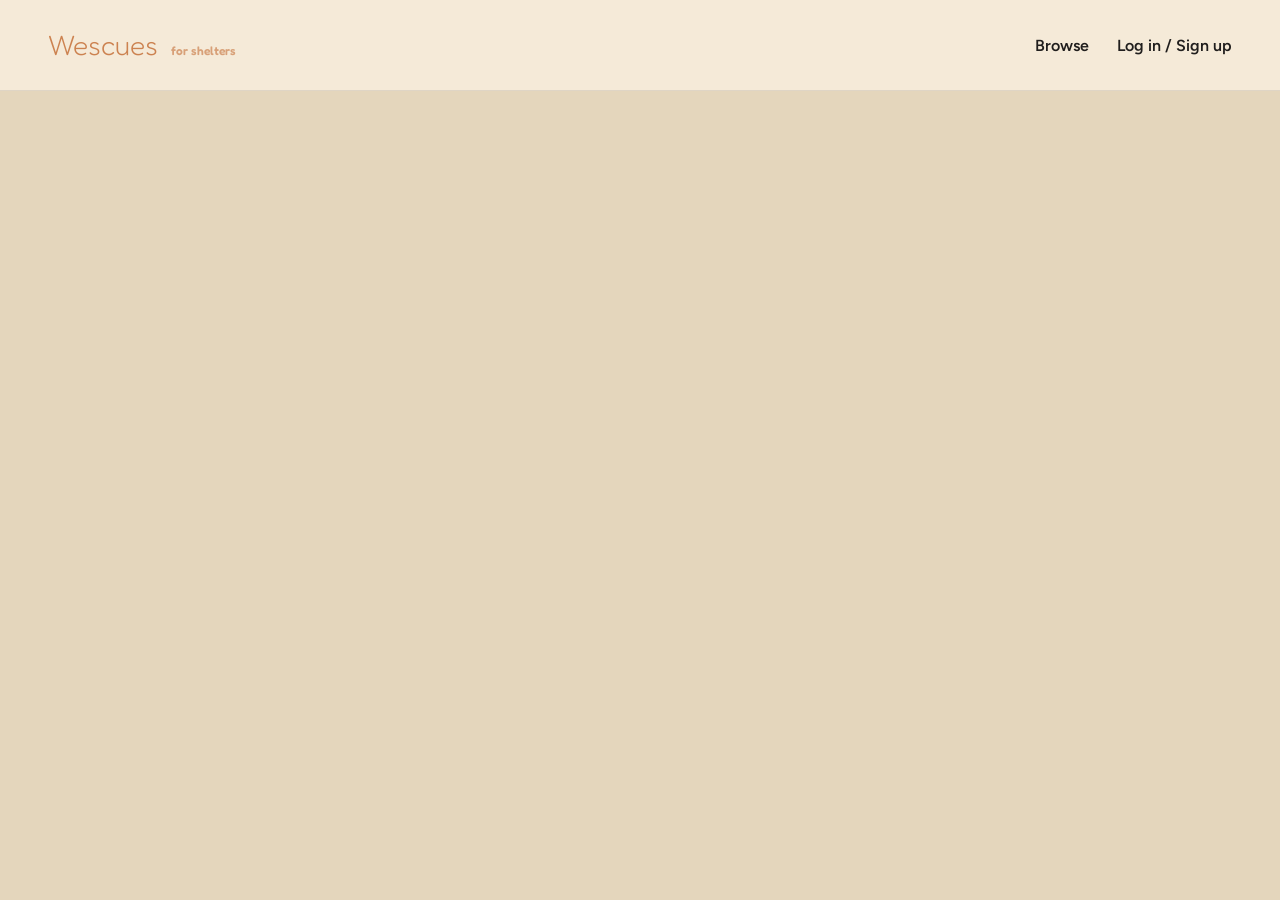
<file: frontend/shelter-dashboard.html>
<!DOCTYPE html>
<html lang="en">
<head>
<meta charset="UTF-8">
<meta name="viewport" content="width=device-width, initial-scale=1.0">
<title>Wescues — My dogs</title>
<link rel="stylesheet" href="style.css">
<script type="importmap">
{
  "imports": {
    "@supabase/supabase-js": "https://esm.sh/@supabase/supabase-js@2"
  }
}
</script>
</head>
<body>

  <div class="app-shell">
    <header class="navbar">
      <div class="brand">Wescues <span style="font-size: 0.75rem; font-weight: 600; opacity: 0.7; margin-left: 0.4rem;">for shelters</span></div>
      <nav class="navbar-links">
        <a href="browse.html">Browse</a>
        <a href="index.html" id="navLoginLink">Log in / Sign up</a>
        <a href="account.html" id="navEmail" class="hidden"></a>
      </nav>
    </header>

    <main class="page-main">
      <p id="statusMessage"></p>

      <div id="dashboardContent" class="hidden">
        <div style="display: flex; align-items: center; gap: 1rem; margin-bottom: 0;">
          <div class="stat-row" style="flex: 1; margin-bottom: 0;">
            <div class="panel stat-tile"><div class="stat-num" id="statActive">–</div><div class="stat-label">active listings</div></div>
            <div class="panel stat-tile"><div class="stat-num" id="statApplications">–</div><div class="stat-label">applications this week</div></div>
            <div class="panel stat-tile alert"><div class="stat-num" id="statCheckins">–</div><div class="stat-label">check-ins awaiting reply</div></div>
          </div>
          <button id="addDogBtn" class="primary-btn" style="margin-top: 0;">+ Add a dog</button>
        </div>

        <table class="data-table" style="margin-top: 1.5rem;">
          <thead>
            <tr>
              <th>Dog</th><th>Breed</th><th>Age</th><th>Status</th><th>Last confirmed</th><th></th>
            </tr>
          </thead>
          <tbody id="dogsTableBody"></tbody>
        </table>
      </div>
    </main>
  </div>

  <!-- Add/edit dog modal -->
  <div class="modal-overlay" id="dogFormOverlay">
    <div class="modal">
      <button class="close-btn" id="closeDogFormBtn">&times;</button>
      <h3 id="dogFormTitle" style="margin-bottom: 1rem;">Add a dog</h3>
      <form id="dogForm" style="display: flex; flex-direction: column; gap: 0.6rem;">
        <input type="hidden" id="dogFormId">
        <label style="font-size: 0.85rem;">Name<br>
          <input type="text" id="dogFormName" required style="width: 100%; padding: 0.5rem 0.9rem; border-radius: 999px; border: 1px solid rgba(32,30,29,.18); background: #f9f4ed; font-family: inherit;">
        </label>
        <label style="font-size: 0.85rem;">Breed<br>
          <input type="text" id="dogFormBreed" style="width: 100%; padding: 0.5rem 0.9rem; border-radius: 999px; border: 1px solid rgba(32,30,29,.18); background: #f9f4ed; font-family: inherit;">
        </label>
        <div style="display: flex; gap: 0.6rem;">
          <label style="font-size: 0.85rem; flex: 1;">Age (months)<br>
            <input type="number" id="dogFormAge" min="0" style="width: 100%; padding: 0.5rem 0.9rem; border-radius: 999px; border: 1px solid rgba(32,30,29,.18); background: #f9f4ed; font-family: inherit;">
          </label>
          <label style="font-size: 0.85rem; flex: 1;">Sex<br>
            <select id="dogFormSex" style="width: 100%; padding: 0.5rem 0.9rem; border-radius: 999px; border: 1px solid rgba(32,30,29,.18); background: #f9f4ed; font-family: inherit;">
              <option value="unknown">Unknown</option>
              <option value="male">Male</option>
              <option value="female">Female</option>
            </select>
          </label>
        </div>
        <div style="display: flex; gap: 0.6rem;">
          <label style="font-size: 0.85rem; flex: 1;">Size<br>
            <select id="dogFormSize" style="width: 100%; padding: 0.5rem 0.9rem; border-radius: 999px; border: 1px solid rgba(32,30,29,.18); background: #f9f4ed; font-family: inherit;">
              <option value="">—</option>
              <option value="small">Small</option>
              <option value="medium">Medium</option>
              <option value="large">Large</option>
            </select>
          </label>
          <label style="font-size: 0.85rem; flex: 1;">Status<br>
            <select id="dogFormStatus" style="width: 100%; padding: 0.5rem 0.9rem; border-radius: 999px; border: 1px solid rgba(32,30,29,.18); background: #f9f4ed; font-family: inherit;">
              <option value="available">Available</option>
              <option value="pending">Pending adoption</option>
              <option value="adopted">Adopted</option>
              <option value="hold">Hold</option>
            </select>
          </label>
        </div>
        <label style="font-size: 0.85rem;">Description<br>
          <textarea id="dogFormDescription" style="width: 100%; padding: 0.5rem 0.9rem; border-radius: 18px; border: 1px solid rgba(32,30,29,.18); background: #f9f4ed; font-family: inherit; resize: none; min-height: 70px;"></textarea>
        </label>
        <button type="submit" class="primary-btn" style="width: 100%;">Save</button>
        <p id="dogFormMessage" style="font-size: 0.8rem; color: #b5432c; min-height: 1.2em; margin: 0;"></p>
      </form>
    </div>
  </div>

  <!-- Check-in confirm modal -->
  <div class="modal-overlay" id="checkinOverlay">
    <div class="modal" style="max-width: 380px;">
      <button class="close-btn" id="closeCheckinBtn">&times;</button>
      <h3 id="checkinTitle" style="margin-bottom: 0.6rem;"></h3>
      <p style="font-size: 0.85rem; color: rgba(32,30,29,.75); margin-bottom: 1rem;">Quick check so adopters see accurate info. If you don't confirm, this listing will eventually be hidden — not deleted, you can bring it back anytime.</p>
      <div style="display: flex; flex-direction: column; gap: 0.5rem;">
        <button id="checkinStillHere" class="primary-btn">Still here</button>
        <button id="checkinAdopted" class="secondary-btn" style="margin-top: 0;">Adopted!</button>
        <button id="checkinLater" class="link-btn" style="align-self: center; margin-top: 0.3rem;">Remind me later</button>
      </div>
    </div>
  </div>

  <script type="module" src="shelter-dashboard.js"></script>
</body>
</html>
</file>
<file: style.css>
@import url('https://fonts.googleapis.com/css2?family=Caprasimo&family=Figtree:wght@400;600;700&display=swap');

* { box-sizing: border-box; }

body {
  margin: 0;
  font-family: 'Figtree', system-ui, sans-serif;
  background: #e4d6bc;
  color: #201e1d;
  -webkit-font-smoothing: antialiased;
}

h1, h2, h3, h4 {
  font-family: 'Caprasimo', system-ui, sans-serif;
  font-weight: 400;
  margin: 0;
}

.topbar {
  display: flex;
  justify-content: space-between;
  align-items: center;
  padding: 1rem 1.5rem;
  background: #201e1d;
  color: #f5ead8;
}

.brand {
  font-family: 'Caprasimo', system-ui, sans-serif;
  font-size: 1.2rem;
  color: #e2935e;
}

.session-status {
  font-size: 0.9rem;
  opacity: 0.85;
}

.auth-main {
  display: flex;
  justify-content: center;
  padding: 3rem 1rem;
}

.card {
  background: #f5ead8;
  border-radius: 20px;
  padding: 2rem;
  width: 100%;
  max-width: 360px;
  box-shadow: 0 12px 32px rgba(46, 43, 37, 0.18);
}

.tabs {
  display: flex;
  gap: 0.5rem;
  margin-bottom: 1.5rem;
}

.tab-btn {
  flex: 1;
  padding: 0.5rem;
  border: none;
  background: rgba(32, 30, 29, 0.08);
  border-radius: 999px;
  cursor: pointer;
  font-weight: 700;
  font-family: 'Figtree', sans-serif;
}

.tab-btn.active {
  background: #201e1d;
  color: #f5ead8;
}

.auth-form {
  display: flex;
  flex-direction: column;
  gap: 0.9rem;
}

.hidden {
  display: none;
}

.auth-form label {
  display: flex;
  flex-direction: column;
  gap: 0.3rem;
  font-size: 0.9rem;
}

.auth-form input {
  padding: 0.55rem 0.9rem;
  border: 1px solid rgba(32, 30, 29, 0.18);
  border-radius: 999px;
  font-size: 1rem;
  background: #f9f4ed;
  font-family: inherit;
}

.primary-btn {
  display: inline-flex;
  align-items: center;
  justify-content: center;
  gap: 6px;
  background: #c67139;
  color: #fff;
  border: 1px solid transparent;
  border-radius: 999px;
  padding: 0.6rem 1.1rem;
  font-weight: 700;
  font-family: 'Figtree', sans-serif;
  cursor: pointer;
  margin-top: 0.3rem;
}

.secondary-btn {
  display: inline-flex;
  align-items: center;
  justify-content: center;
  gap: 6px;
  background: transparent;
  border: 1px solid rgba(32, 30, 29, 0.22);
  color: #201e1d;
  border-radius: 999px;
  padding: 0.5rem 1rem;
  font-weight: 700;
  font-family: 'Figtree', sans-serif;
  cursor: pointer;
  margin-top: 1rem;
}

.danger-btn {
  display: block;
  background: none;
  border: 1px solid #b5432c;
  color: #b5432c;
  border-radius: 999px;
  padding: 0.4rem 0.8rem;
  cursor: pointer;
  margin: 0.4rem auto 0;
  font-size: 0.8rem;
  font-family: 'Figtree', sans-serif;
}

.danger-btn:hover {
  background: #b5432c;
  color: #fff;
}

.link-btn {
  background: none;
  border: none;
  color: #6b6355;
  text-decoration: underline;
  font-size: 0.85rem;
  cursor: pointer;
  padding: 0;
  align-self: center;
  font-family: 'Figtree', sans-serif;
}

.auth-message {
  min-height: 1.2em;
  font-size: 0.85rem;
  color: #b5432c;
  margin-top: 1rem;
}

.profile-details {
  display: grid;
  grid-template-columns: auto 1fr;
  gap: 0.4rem 0.8rem;
  font-size: 0.9rem;
}

.profile-details dt {
  font-weight: 600;
  color: #6b6355;
}

.profile-details dd {
  margin: 0;
  word-break: break-all;
}

/* Tags */

.tag {
  display: inline-flex;
  align-items: center;
  font-size: 0.7rem;
  font-weight: 700;
  letter-spacing: 0.02em;
  padding: 0.2rem 0.65rem;
  border-radius: 999px;
}

.tag-accent { background: #fff2eb; color: #8c491a; }
.tag-sage { background: #f0fae1; color: #3d472b; }
.tag-neutral { background: #f9f4ed; color: #645c50; }
.tag-alert { background: #fbe4d8; color: #8c491a; }

/* Browse page */

.browse-main {
  max-width: 1300px;
  margin: 0 auto;
}

.filter-sidebar {
  width: 220px;
  flex: none;
  padding: 1.5rem 1.5rem 1.5rem 0;
  border-right: 1px solid rgba(32, 30, 29, 0.12);
}

.filter-sidebar select {
  width: 100%;
  padding: 0.5rem 0.9rem;
  border-radius: 999px;
  border: 1px solid rgba(32, 30, 29, 0.18);
  background: #f9f4ed;
  font-family: inherit;
  font-size: 0.9rem;
}

.filters {
  display: flex;
  gap: 0.75rem;
  margin-bottom: 1rem;
  flex-wrap: wrap;
}

.filters input,
.filters select {
  padding: 0.55rem 0.9rem;
  border: 1px solid rgba(32, 30, 29, 0.18);
  border-radius: 999px;
  font-size: 1rem;
  background: #f9f4ed;
  font-family: inherit;
}

.filters input {
  flex: 1;
  min-width: 200px;
}

.result-count {
  color: #6b6355;
  font-size: 0.9rem;
  margin: 0 0 1rem;
}

.dog-grid {
  display: grid;
  grid-template-columns: repeat(3, 1fr);
  gap: 1.5rem;
}

.dog-card {
  background: #ebddc5;
  border: none;
  border-radius: 20px;
  overflow: hidden;
  box-shadow: 0 1px 3px rgba(46, 43, 37, 0.12);
  cursor: pointer;
  text-align: left;
  padding: 0;
  font: inherit;
  color: inherit;
  position: relative;
}

.dog-card img,
.dog-card-noimg {
  width: 100%;
  height: 260px;
  object-fit: cover;
  display: block;
  background: #dcd3c4;
}

.dog-card-noimg {
  display: flex;
  align-items: center;
  justify-content: center;
  font-size: 4rem;
}

.dog-card-body {
  padding: 1.1rem 1.2rem;
}

.dog-card-body h3 {
  margin: 0 0 0.4rem;
  font-size: 1.3rem;
}

.dog-card-body p {
  margin: 0.25rem 0;
  font-size: 0.95rem;
  color: #4a443a;
}

.dog-card-shelter {
  color: #6b6355 !important;
}

.save-btn {
  position: absolute;
  top: 0.6rem;
  right: 0.6rem;
  width: 32px;
  height: 32px;
  border-radius: 50%;
  border: none;
  background: rgba(245, 234, 216, 0.9);
  cursor: pointer;
  display: flex;
  align-items: center;
  justify-content: center;
  font-size: 1rem;
  color: rgba(32, 30, 29, 0.35);
}

.save-btn.saved {
  color: #c67139;
}

/* Dog detail modal */

.modal-overlay {
  display: none;
  position: fixed;
  inset: 0;
  background: rgba(0, 0, 0, 0.5);
  align-items: center;
  justify-content: center;
  padding: 1rem;
}

.modal-overlay.open {
  display: flex;
}

.modal {
  background: #f5ead8;
  border-radius: 20px;
  max-width: 420px;
  width: 100%;
  max-height: 90vh;
  overflow-y: auto;
  padding: 1.5rem;
  position: relative;
}

.modal-photo {
  width: 100%;
  border-radius: 14px;
  margin-bottom: 1rem;
}

.close-btn {
  position: absolute;
  top: 0.75rem;
  right: 0.75rem;
  background: none;
  border: none;
  font-size: 1.5rem;
  cursor: pointer;
  line-height: 1;
  color: #201e1d;
}

.modal-meta,
.modal-shelter {
  color: #6b6355;
  font-size: 0.9rem;
}

/* Moderation dashboard */

.flag-list {
  display: flex;
  flex-direction: column;
  gap: 1rem;
}

.flag-row {
  display: grid;
  grid-template-columns: 1fr auto 1fr;
  gap: 1rem;
  background: #f5ead8;
  border-radius: 20px;
  padding: 1.25rem;
  box-shadow: 0 12px 32px rgba(46, 43, 37, 0.14);
  align-items: start;
}

.flag-side {
  text-align: center;
  border-radius: 14px;
  padding: 0.5rem;
  border: 2px solid transparent;
}

.flag-side.is-hidden {
  background: #fbeee7;
  border-color: #d97742;
}

.flag-side img {
  width: 100%;
  max-width: 220px;
  height: 160px;
  object-fit: cover;
  border-radius: 14px;
  margin-bottom: 0.5rem;
}

.flag-side.is-hidden img {
  opacity: 0.6;
}

.flag-side p {
  margin: 0.2rem 0;
}

.flag-side .hide-btn {
  margin-top: 0.5rem;
}

.flag-meta {
  text-align: center;
  min-width: 150px;
  padding-top: 2rem;
  font-size: 0.85rem;
  color: #6b6355;
}

.flag-meta button {
  margin-top: 0.75rem;
}

.hidden-tag {
  display: inline-block;
  background: #f0e4d8;
  color: #a8592a;
  font-size: 0.7rem;
  font-weight: 600;
  padding: 0.1rem 0.4rem;
  border-radius: 4px;
  vertical-align: middle;
}

.flag-action-message {
  color: #b5432c;
  font-size: 0.8rem;
  min-height: 1.2em;
}

.queue-header {
  display: flex;
  align-items: center;
  gap: 0.75rem;
  margin-bottom: 1rem;
  font-size: 0.9rem;
  color: #6b6355;
}

.queue-header strong {
  color: #c67139;
}

.queue-nav {
  display: flex;
  gap: 0.5rem;
  margin-left: auto;
}

.queue-nav button {
  margin-top: 0;
}

/* Stat tiles */

.stat-row {
  display: flex;
  gap: 1rem;
  flex-wrap: wrap;
  margin-bottom: 1.5rem;
}

.stat-tile {
  background: #ebddc5;
  border-radius: 18px;
  padding: 0.9rem 1.3rem;
}

.stat-tile.alert {
  background: #fbe4d8;
}

.stat-tile .stat-num {
  font-family: 'Caprasimo', sans-serif;
  font-size: 1.4rem;
}

.stat-tile.alert .stat-num {
  color: #8c491a;
}

.stat-tile .stat-label {
  font-size: 0.75rem;
  color: rgba(32, 30, 29, 0.55);
}

.stat-tile.alert .stat-label {
  color: #8c491a;
}

/* Data table */

.data-table {
  width: 100%;
  border-collapse: collapse;
  font-size: 0.85rem;
  background: #f5ead8;
  border-radius: 20px;
  overflow: hidden;
}

.data-table th {
  text-align: left;
  font-size: 0.7rem;
  letter-spacing: 0.04em;
  text-transform: uppercase;
  color: rgba(32, 30, 29, 0.5);
  padding: 0.6rem 0.9rem;
  border-bottom: 1px solid rgba(32, 30, 29, 0.15);
}

.data-table td {
  padding: 0.6rem 0.9rem;
  border-bottom: 1px solid rgba(32, 30, 29, 0.08);
  vertical-align: middle;
}

.data-table tr:last-child td {
  border-bottom: none;
}

.table-thumb {
  width: 34px;
  height: 34px;
  border-radius: 10px;
  object-fit: cover;
  background: #dcd3c4;
  vertical-align: middle;
  margin-right: 0.6rem;
}

.table-dog-cell {
  display: flex;
  align-items: center;
}

/* Generic page shell for new pages */

.page-main {
  max-width: 1100px;
  margin: 0 auto;
  padding: 1.5rem;
}

.section-title {
  font-size: 1rem;
  color: rgba(32, 30, 29, 0.7);
  margin-bottom: 0.75rem;
}

.panel {
  background: #ebddc5;
  border-radius: 18px;
  padding: 1rem 1.2rem;
}
</file>
<file: frontend/style.css>
@import url('https://fonts.googleapis.com/css2?family=Caprasimo&family=Fredoka:wght@300&family=Figtree:wght@400;600;700&display=swap');

* { box-sizing: border-box; }

body {
  margin: 0;
  min-height: 100vh;
  font-family: 'Figtree', system-ui, sans-serif;
  background: #e4d6bc;
  color: #201e1d;
  -webkit-font-smoothing: antialiased;
}

h1, h2, h3, h4 {
  font-family: 'Caprasimo', system-ui, sans-serif;
  font-weight: 400;
  margin: 0;
}

/* App shell: full-width wrapper for every "interior" page (browse, dog
   detail, shelter dashboard, moderation, account) -- no card/box, just
   groups the navbar + content. */

.app-shell {
  min-height: 100vh;
}

.navbar {
  display: flex;
  align-items: center;
  gap: 36px;
  padding: 28px 48px;
  background: #f5ead8;
  border-bottom: 1px solid rgba(32, 30, 29, 0.1);
}

.navbar .brand {
  font-family: 'Fredoka', system-ui, sans-serif;
  font-weight: 300;
  font-size: 28px;
  color: #c67139;
  opacity: 0.85;
}

.navbar-links {
  margin-left: auto;
  display: flex;
  align-items: center;
  gap: 28px;
  font-size: 16px;
  font-weight: 600;
}

.navbar-links a,
.navbar-links button,
.navbar-links span {
  color: #201e1d;
  text-decoration: none;
}

.navbar-links a.active {
  color: #c67139;
}

/* Standalone pages (login, reset password) that aren't inside the app
   shell -- just a centered card on the tan background. */

.auth-main {
  display: flex;
  justify-content: center;
  padding: 3rem 1rem;
}

.topbar {
  display: flex;
  justify-content: space-between;
  align-items: center;
  padding: 16px 32px;
}

.topbar .brand {
  font-family: 'Fredoka', system-ui, sans-serif;
  font-weight: 300;
  font-size: 19px;
  color: #c67139;
  opacity: 0.85;
}

.session-status {
  font-size: 13px;
  font-weight: 600;
}

.card {
  background: #f5ead8;
  border-radius: 20px;
  padding: 2rem;
  width: 100%;
  max-width: 360px;
  box-shadow: 0 12px 32px rgba(46, 43, 37, 0.22);
}

.tabs {
  display: flex;
  gap: 0.5rem;
  margin-bottom: 1.5rem;
}

.tab-btn {
  flex: 1;
  padding: 0.5rem;
  border: none;
  background: rgba(32, 30, 29, 0.08);
  border-radius: 999px;
  cursor: pointer;
  font-weight: 700;
  font-family: 'Figtree', sans-serif;
}

.tab-btn.active {
  background: #201e1d;
  color: #f5ead8;
}

.auth-form {
  display: flex;
  flex-direction: column;
  gap: 0.9rem;
}

.hidden {
  display: none;
}

.auth-form label {
  display: flex;
  flex-direction: column;
  gap: 0.3rem;
  font-size: 0.9rem;
}

.auth-form input {
  padding: 0.55rem 0.9rem;
  border: 1px solid rgba(32, 30, 29, 0.18);
  border-radius: 999px;
  font-size: 1rem;
  background: #f9f4ed;
  font-family: inherit;
}

.auth-message {
  min-height: 1.2em;
  font-size: 0.85rem;
  color: #b5432c;
  margin-top: 1rem;
}

.profile-details {
  display: grid;
  grid-template-columns: auto 1fr;
  gap: 0.4rem 0.8rem;
  font-size: 0.9rem;
}

.profile-details dt {
  font-weight: 600;
  color: #6b6355;
}

.profile-details dd {
  margin: 0;
  word-break: break-all;
}

/* Buttons -- pill-btn base + modifier, exact values from the mockup */

.pill-btn,
.primary-btn,
.secondary-btn {
  display: inline-flex;
  align-items: center;
  justify-content: center;
  gap: 6px;
  font-family: 'Figtree', sans-serif;
  font-weight: 700;
  font-size: 13px;
  border-radius: 999px;
  padding: 9px 18px;
  cursor: pointer;
  border: 1px solid transparent;
  text-decoration: none;
  white-space: nowrap;
}

.primary-btn {
  background: #c67139;
  color: #fff;
}

.secondary-btn {
  background: transparent;
  border-color: rgba(32, 30, 29, 0.22);
  color: #201e1d;
}

.ghost-btn {
  display: inline-flex;
  align-items: center;
  gap: 6px;
  font-family: 'Figtree', sans-serif;
  font-weight: 700;
  font-size: 12px;
  border-radius: 999px;
  padding: 4px 10px;
  cursor: pointer;
  border: 1px solid transparent;
  background: transparent;
  color: #8c491a;
}

.danger-btn {
  display: block;
  background: none;
  border: 1px solid #b5432c;
  color: #b5432c;
  border-radius: 999px;
  padding: 0.4rem 0.8rem;
  cursor: pointer;
  margin: 0.4rem auto 0;
  font-size: 0.8rem;
  font-family: 'Figtree', sans-serif;
}

.danger-btn:hover {
  background: #b5432c;
  color: #fff;
}

.link-btn {
  background: none;
  border: none;
  color: #6b6355;
  text-decoration: underline;
  font-size: 0.85rem;
  cursor: pointer;
  padding: 0;
  align-self: center;
  font-family: 'Figtree', sans-serif;
}

/* Tags -- exact values from the mockup */

.tag {
  display: inline-flex;
  align-items: center;
  font-size: 10.5px;
  font-weight: 700;
  letter-spacing: 0.02em;
  padding: 3px 10px;
  border-radius: 999px;
}

.tag-accent { background: #fff2eb; color: #8c491a; }
.tag-sage { background: #f0fae1; color: #3d472b; }
.tag-neutral { background: #f9f4ed; color: #645c50; }
.tag-alert { background: #fbe4d8; color: #8c491a; }
.tag-gold { background: #fdf3d0; color: #8a6d1a; }

/* Browse page */

.page-main {
  max-width: none;
  margin: 0;
  padding: 1.5rem;
}

.filter-sidebar {
  width: 220px;
  flex: none;
  padding: 1.5rem 1.5rem 1.5rem 0;
  border-right: 1px solid rgba(32, 30, 29, 0.1);
  position: sticky;
  top: 0;
  align-self: flex-start;
  max-height: 100vh;
  overflow-y: auto;
}

.filter-label {
  font-size: 0.7rem;
  font-weight: 700;
  text-transform: uppercase;
  letter-spacing: 0.05em;
  color: rgba(32, 30, 29, 0.5);
  margin: 1.3rem 0 0.5rem;
}

.filter-label:first-child {
  margin-top: 0;
}

.filter-zip {
  display: flex;
  align-items: center;
  gap: 0.5rem;
  padding: 0.5rem 0.9rem;
  border-radius: 999px;
  border: 1px solid rgba(32, 30, 29, 0.18);
  background: #f9f4ed;
}

.filter-zip input {
  flex: 1;
  min-width: 0;
  border: none;
  background: none;
  padding: 0;
  font-family: inherit;
  font-size: 0.9rem;
  outline: none;
}

.filter-static {
  font-size: 0.95rem;
  color: #201e1d;
}

.pill-group {
  display: flex;
  flex-wrap: wrap;
  gap: 0.5rem;
}

.pill-toggle {
  padding: 6px 14px;
  border-radius: 999px;
  border: 1px solid rgba(32, 30, 29, 0.18);
  background: #f9f4ed;
  color: #201e1d;
  font-family: inherit;
  font-size: 0.85rem;
  font-weight: 600;
  cursor: pointer;
}

.pill-toggle.active {
  background: #fff2eb;
  border-color: #f0dcce;
  color: #c67139;
}

.filters {
  display: flex;
  gap: 0.75rem;
  margin-bottom: 1rem;
  flex-wrap: wrap;
}

.filters input,
.filters select {
  padding: 0.55rem 0.9rem;
  border: 1px solid rgba(32, 30, 29, 0.18);
  border-radius: 999px;
  font-size: 1rem;
  background: #ebddc5;
  font-family: inherit;
}

.filters input {
  flex: 1;
  min-width: 200px;
}

.result-count {
  color: #6b6355;
  font-size: 0.9rem;
  margin: 0 0 1rem;
}

.dog-grid {
  display: grid;
  grid-template-columns: repeat(3, 1fr);
  gap: 1.5rem;
}

.dog-card {
  background: #ebddc5;
  border: none;
  border-radius: 20px;
  overflow: hidden;
  cursor: pointer;
  text-align: left;
  padding: 0;
  font: inherit;
  color: inherit;
  position: relative;
}

.dog-card-photo-frame {
  padding: 12px 12px 0;
}

.dog-card img,
.dog-card-noimg {
  width: 100%;
  height: 180px;
  border-radius: 14px;
  object-fit: cover;
  display: block;
  background: #dcd3c4;
}

.dog-card-noimg {
  display: flex;
  align-items: center;
  justify-content: center;
  font-size: 2.8rem;
}

.dog-card-body {
  padding: 1rem 1.2rem 1.2rem;
}

.dog-card-body h3 {
  margin: 0 0 0.4rem;
  font-size: 1.3rem;
}

.dog-card-body p {
  margin: 0.25rem 0;
  font-size: 0.95rem;
  color: #4a443a;
}

.dog-card-body .tag {
  margin-top: 0.4rem;
}

.dog-card-shelter {
  color: #6b6355 !important;
}

.save-btn {
  position: absolute;
  top: 0.6rem;
  right: 0.6rem;
  width: 32px;
  height: 32px;
  border-radius: 50%;
  border: none;
  background: rgba(245, 234, 216, 0.9);
  cursor: pointer;
  display: flex;
  align-items: center;
  justify-content: center;
  font-size: 1rem;
  color: rgba(32, 30, 29, 0.35);
}

.save-btn.saved {
  color: #c67139;
}

/* Dog detail modal */

.modal-overlay {
  display: none;
  position: fixed;
  inset: 0;
  background: rgba(0, 0, 0, 0.5);
  align-items: center;
  justify-content: center;
  padding: 1rem;
}

.modal-overlay.open {
  display: flex;
}

.modal {
  background: #f5ead8;
  border-radius: 20px;
  max-width: 420px;
  width: 100%;
  max-height: 90vh;
  overflow-y: auto;
  padding: 1.5rem;
  position: relative;
  box-shadow: 0 12px 32px rgba(46, 43, 37, 0.22);
}

.modal-photo {
  width: 100%;
  border-radius: 14px;
  margin-bottom: 1rem;
}

.close-btn {
  position: absolute;
  top: 0.75rem;
  right: 0.75rem;
  background: none;
  border: none;
  font-size: 1.5rem;
  cursor: pointer;
  line-height: 1;
  color: #201e1d;
}

.modal-meta,
.modal-shelter {
  color: #6b6355;
  font-size: 0.9rem;
}

/* Moderation dashboard */

.flag-list {
  display: flex;
  flex-direction: column;
  gap: 1rem;
}

.flag-row {
  display: grid;
  grid-template-columns: 1fr auto 1fr;
  gap: 1rem;
  background: #ebddc5;
  border-radius: 18px;
  padding: 14px;
  align-items: start;
}

.flag-side {
  text-align: center;
  border-radius: 14px;
  padding: 0.5rem;
  border: 2px solid transparent;
}

.flag-side.is-hidden {
  background: #fbeee7;
  border-color: #d97742;
}

.flag-side img {
  width: 100%;
  max-width: 220px;
  height: 160px;
  object-fit: cover;
  border-radius: 14px;
  margin-bottom: 0.5rem;
}

.flag-side.is-hidden img {
  opacity: 0.6;
}

.flag-side p {
  margin: 0.2rem 0;
}

.flag-side .hide-btn {
  margin-top: 0.5rem;
}

.flag-meta {
  text-align: center;
  min-width: 150px;
  padding-top: 2rem;
  font-size: 0.85rem;
  color: #6b6355;
}

.flag-meta button {
  margin-top: 0.75rem;
}

.hidden-tag {
  display: inline-block;
  background: #f0e4d8;
  color: #a8592a;
  font-size: 0.7rem;
  font-weight: 600;
  padding: 0.1rem 0.4rem;
  border-radius: 4px;
  vertical-align: middle;
}

.flag-action-message {
  color: #b5432c;
  font-size: 0.8rem;
  min-height: 1.2em;
}

.queue-header {
  display: flex;
  align-items: center;
  gap: 0.75rem;
  margin-bottom: 1rem;
  font-size: 13px;
  font-weight: 600;
}

.queue-header strong {
  color: #c67139;
}

.queue-nav {
  display: flex;
  gap: 0.5rem;
  margin-left: auto;
}

.queue-nav button {
  margin-top: 0;
}

/* Stat tiles -- exact padding/radius from the mockup */

.stat-row {
  display: flex;
  gap: 1rem;
  flex-wrap: wrap;
  margin-bottom: 1.5rem;
}

.stat-tile {
  background: #ebddc5;
  border-radius: 18px;
  padding: 14px 20px;
}

.stat-tile.alert {
  background: #fbe4d8;
}

.stat-tile .stat-num {
  font-family: 'Caprasimo', sans-serif;
  font-size: 22px;
}

.stat-tile.alert .stat-num {
  color: #8c491a;
}

.stat-tile .stat-label {
  font-size: 11px;
  color: rgba(32, 30, 29, 0.55);
}

.stat-tile.alert .stat-label {
  color: #8c491a;
}

/* Data table -- plain, no card wrapper, exact values from the mockup */

.data-table {
  width: 100%;
  border-collapse: collapse;
  font-size: 13px;
}

.data-table th {
  text-align: left;
  font-size: 11px;
  letter-spacing: 0.06em;
  text-transform: uppercase;
  color: rgba(32, 30, 29, 0.5);
  padding: 8px;
  border-bottom: 1px solid rgba(32, 30, 29, 0.15);
}

.data-table td {
  padding: 9px 8px;
  border-bottom: 1px solid rgba(32, 30, 29, 0.08);
  vertical-align: middle;
}

.data-table tr:last-child td {
  border-bottom: none;
}

.table-thumb {
  width: 34px;
  height: 34px;
  border-radius: 10px;
  object-fit: cover;
  background: #dcd3c4;
  vertical-align: middle;
  margin-right: 0.6rem;
}

.table-dog-cell {
  display: flex;
  align-items: center;
}

/* Panels used within app-shell pages */

.section-title {
  font-size: 1rem;
  color: rgba(32, 30, 29, 0.7);
  margin-bottom: 0.75rem;
}

.panel {
  background: #ebddc5;
  border-radius: 18px;
  padding: 16px 18px;
}
</file>
